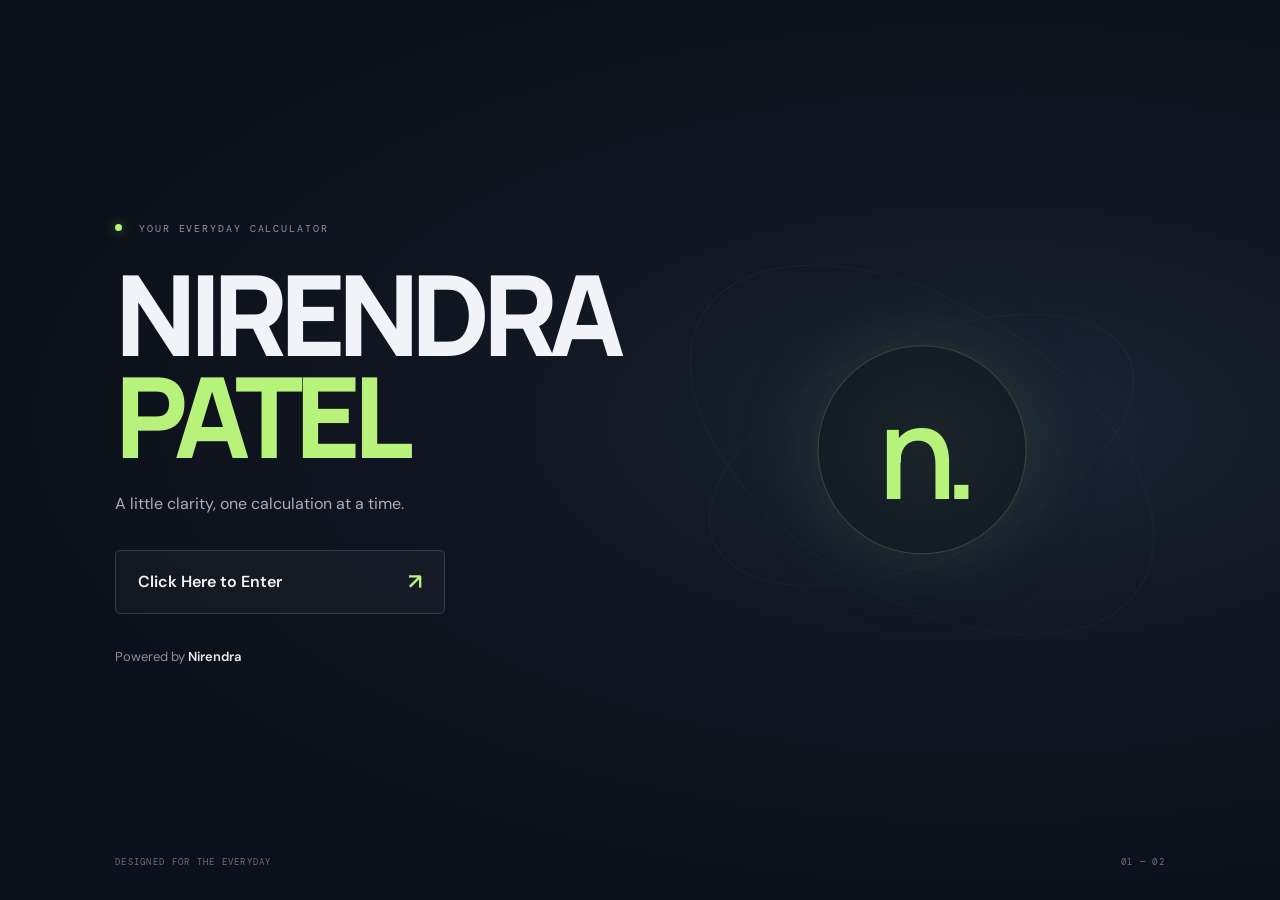
<file: index.html>
<!doctype html>
<html lang="en">
<head>
  <meta charset="utf-8">
  <meta name="viewport" content="width=device-width, initial-scale=1">
  <meta name="theme-color" content="#0c101a">
  <meta name="description" content="A clean, modern calculator by Nirendra Patel.">
  <title>Nirendra Patel — Calculator</title>
  <link rel="stylesheet" href="styles.css">
</head>
<body class="welcome-page">
  <main class="welcome-shell">
    <div class="welcome-art" aria-hidden="true"><span class="orbit orbit-one"></span><span class="orbit orbit-two"></span><span class="glow"></span><span class="art-mark">n.</span></div>
    <section class="welcome-copy" aria-labelledby="welcome-title">
      <p class="eyebrow"><span class="live-dot"></span> YOUR EVERYDAY CALCULATOR</p>
      <h1 id="welcome-title">NIRENDRA<br><span>PATEL</span></h1>
      <p class="welcome-subtitle">A little clarity, one calculation at a time.</p>
      <a class="enter-button" href="calculator.html"><span>Click Here to Enter</span><span class="button-arrow" aria-hidden="true">↗</span></a>
      <p class="powered">Powered by <strong>Nirendra</strong></p>
    </section>
    <div class="welcome-foot"><span>DESIGNED FOR THE EVERYDAY</span><span>01 — 02</span></div>
  </main>
</body>
</html>
</file>
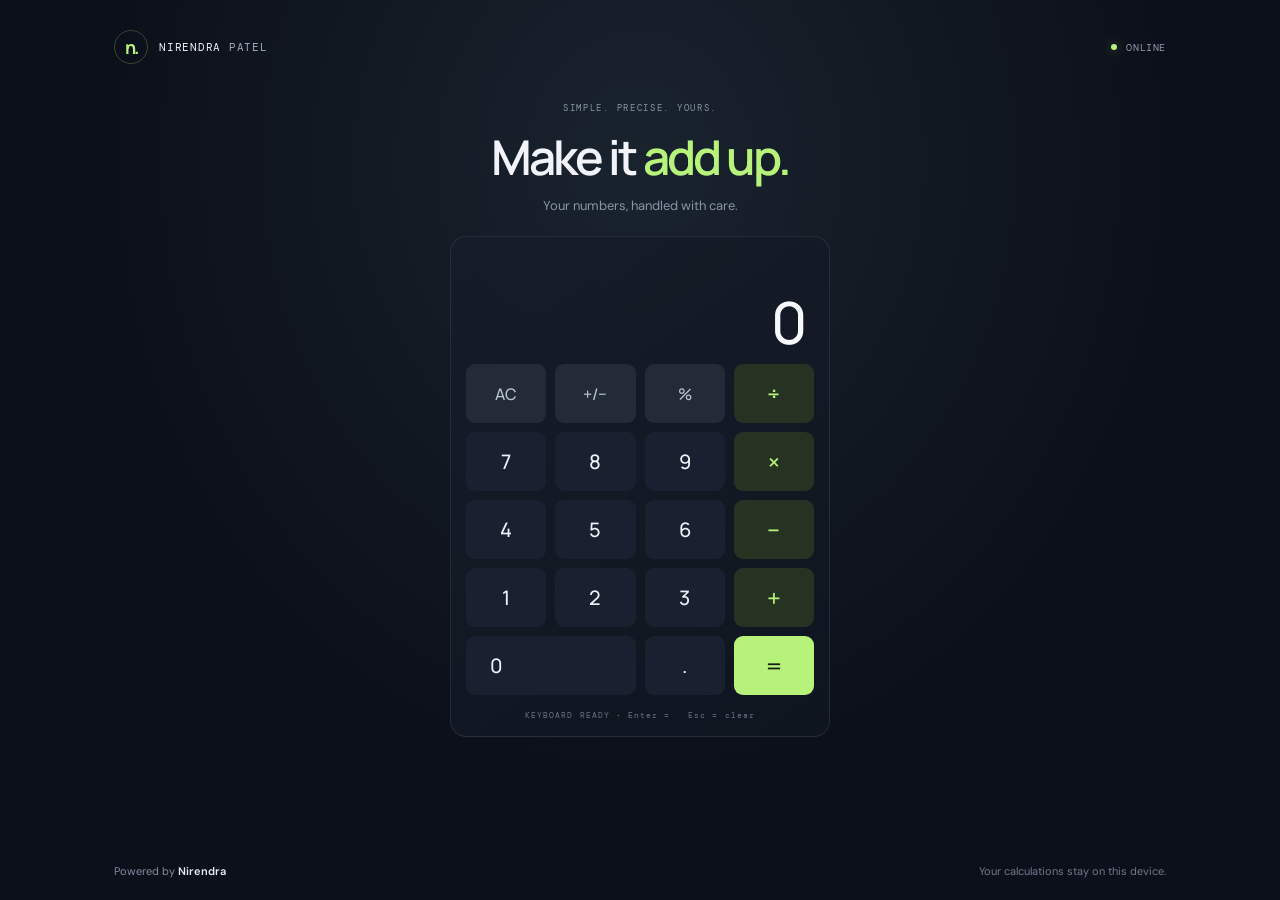
<file: calculator.html>
<!doctype html>
<html lang="en">
<head>
  <meta charset="utf-8">
  <meta name="viewport" content="width=device-width, initial-scale=1">
  <meta name="theme-color" content="#0c101a">
  <meta name="description" content="A polished, responsive calculator by Nirendra Patel.">
  <title>Calculator — Nirendra Patel</title>
  <link rel="stylesheet" href="styles.css">
  <script src="calculator.js" defer></script>
</head>
<body class="calculator-page">
  <main class="calculator-layout">
    <header class="topbar">
      <a class="brand" href="index.html" aria-label="Nirendra Patel home"><span class="brand-mark">n.</span><span>NIRENDRA <b>PATEL</b></span></a>
      <div class="connection" id="connection" role="status"><span class="connection-dot"></span><span id="connection-label">Checking connection</span></div>
    </header>

    <section class="calculator-intro">
      <p class="eyebrow">SIMPLE. PRECISE. YOURS.</p>
      <h1>Make it <span>add up.</span></h1>
      <p>Your numbers, handled with care.</p>
    </section>

    <section class="calculator-card" aria-label="Calculator">
      <div class="display" aria-live="polite" aria-atomic="true">
        <div class="expression" id="expression" aria-label="Expression">&nbsp;</div>
        <output class="result" id="result" aria-label="Display">0</output>
      </div>
      <div class="keypad" id="keypad" aria-label="Calculator keys">
        <button class="key key-utility" data-action="clear" aria-label="Clear">AC</button>
        <button class="key key-utility" data-action="sign" aria-label="Change sign">+/−</button>
        <button class="key key-utility" data-action="percent" aria-label="Percent">%</button>
        <button class="key key-operator" data-operator="÷" aria-label="Divide">÷</button>
        <button class="key" data-digit="7">7</button><button class="key" data-digit="8">8</button><button class="key" data-digit="9">9</button><button class="key key-operator" data-operator="×" aria-label="Multiply">×</button>
        <button class="key" data-digit="4">4</button><button class="key" data-digit="5">5</button><button class="key" data-digit="6">6</button><button class="key key-operator" data-operator="−" aria-label="Subtract">−</button>
        <button class="key" data-digit="1">1</button><button class="key" data-digit="2">2</button><button class="key" data-digit="3">3</button><button class="key key-operator" data-operator="+" aria-label="Add">+</button>
        <button class="key key-zero" data-digit="0">0</button><button class="key" data-action="decimal" aria-label="Decimal point">.</button><button class="key key-equals" data-action="equals" aria-label="Equals">=</button>
      </div>
      <p class="keyboard-hint">KEYBOARD READY <span>·</span> Enter = &nbsp; Esc = clear</p>
    </section>

    <footer class="calculator-footer"><span>Powered by <strong>Nirendra</strong></span><span class="privacy-note">Your calculations stay on this device.</span></footer>
  </main>
  <div class="offline-overlay" id="offline-overlay" hidden>
    <div class="offline-panel"><span class="offline-icon" aria-hidden="true">↯</span><p class="eyebrow">CONNECTION REQUIRED</p><h2>You're offline.</h2><p>Reconnect to the internet to use this calculator.</p><button class="retry-button" id="retry-button">Try again</button></div>
  </div>
</body>
</html>
</file>
<file: styles.css>
@import url('https://fonts.googleapis.com/css2?family=DM+Mono:wght@400;500&family=DM+Sans:wght@400;500;600;700&family=Manrope:wght@400;500;600;700;800&display=swap');

:root{color-scheme:dark;--bg:#0c101a;--panel:#121824;--panel-2:#192130;--ink:#f1f3f8;--muted:#8a94a7;--accent:#b7f37b;--line:rgba(226,235,255,.09);font-family:'DM Sans',sans-serif}*{box-sizing:border-box}body{margin:0;min-height:100vh;background:var(--bg);color:var(--ink)}button,a{-webkit-tap-highlight-color:transparent}a{color:inherit;text-decoration:none}.welcome-page{overflow:hidden;background:radial-gradient(ellipse at 77% 47%,#1b2532 0%,#111723 33%,var(--bg) 72%)}.welcome-shell{position:relative;display:flex;min-height:100vh;align-items:center;justify-content:center;padding:72px 9vw}.welcome-copy{position:relative;z-index:2;width:min(570px,100%);margin-right:auto}.eyebrow{margin:0 0 28px;color:var(--muted);font-family:'DM Mono',monospace;font-size:10px;letter-spacing:.19em}.live-dot,.connection-dot{display:inline-block;width:7px;height:7px;margin-right:9px;border-radius:50%;background:var(--accent);box-shadow:0 0 12px #b7f37b77;vertical-align:1px}.welcome-copy h1{margin:0;font-family:Manrope,sans-serif;font-size:clamp(58px,9vw,112px);font-weight:800;letter-spacing:-.075em;line-height:.91}.welcome-copy h1 span{color:var(--accent)}.welcome-subtitle{margin:26px 0 36px;color:#a6afbf;font-size:16px}.enter-button{display:flex;width:min(330px,100%);height:64px;align-items:center;justify-content:space-between;padding:0 22px;border:1px solid #d9e1ef2b;border-radius:5px;background:#ffffff08;font-weight:600;transition:background .2s,border-color .2s,transform .2s}.enter-button:hover{transform:translateY(-2px);border-color:#b7f37b88;background:#b7f37b12}.button-arrow{color:var(--accent);font-size:22px}.powered{margin-top:34px;color:#858fa1;font-size:13px}.powered strong,.calculator-footer strong{color:#e8ebf2;font-weight:600}.welcome-art{position:absolute;top:50%;right:4vw;width:min(48vw,640px);aspect-ratio:1;transform:translateY(-50%)}.glow{position:absolute;inset:22%;border-radius:50%;background:radial-gradient(circle,#b7f37b22 0%,#4b716c0d 38%,transparent 70%);filter:blur(20px)}.orbit{position:absolute;inset:13%;border:1px solid #dce7f10c;border-radius:50%;transform:rotate(-24deg) scaleY(.48)}.orbit-two{inset:8%;transform:rotate(32deg) scaleY(.57)}.art-mark{position:absolute;top:50%;left:50%;display:grid;width:34%;aspect-ratio:1;place-items:center;transform:translate(-50%,-50%);border:1px solid #b7f37b35;border-radius:50%;background:#121a22aa;color:var(--accent);font-family:Manrope,sans-serif;font-size:clamp(70px,10vw,130px);font-weight:600;letter-spacing:-.11em;box-shadow:0 0 80px #b7f37b12}.welcome-foot{position:absolute;right:9vw;bottom:32px;left:9vw;display:flex;justify-content:space-between;color:#687285;font-family:'DM Mono',monospace;font-size:9px;letter-spacing:.14em}
.calculator-page{background:radial-gradient(ellipse at 50% 18%,#19232e 0%,#0c101a 58%);}.calculator-layout{display:flex;min-height:100vh;max-width:1120px;flex-direction:column;margin:auto;padding:30px 34px 22px}.topbar{display:flex;align-items:center;justify-content:space-between}.brand{display:flex;align-items:center;gap:11px;font-family:'DM Mono',monospace;font-size:11px;letter-spacing:.07em}.brand b{color:#a2adbf;font-weight:400}.brand-mark{display:grid;width:34px;height:34px;place-items:center;border:1px solid #b7f37b3d;border-radius:50%;color:var(--accent);font-family:Manrope,sans-serif;font-size:18px;font-weight:700;letter-spacing:-.1em}.connection{color:#929caf;font-family:'DM Mono',monospace;font-size:10px;letter-spacing:.06em}.connection-dot{width:6px;height:6px}.connection.is-offline .connection-dot{background:#ff8d80;box-shadow:0 0 12px #ff8d8077}.calculator-intro{text-align:center;margin:38px 0 22px}.calculator-intro .eyebrow{margin-bottom:10px;font-size:9px}.calculator-intro h1{margin:0;font-family:Manrope,sans-serif;font-size:clamp(32px,5vw,48px);font-weight:600;letter-spacing:-.06em}.calculator-intro h1 span{color:var(--accent)}.calculator-intro>p:last-child{margin:8px 0 0;color:var(--muted);font-size:13px}.calculator-card{width:min(100%,380px);margin:0 auto;padding:15px;border:1px solid var(--line);border-radius:16px;background:linear-gradient(145deg,#151d29ed,#101620f5);box-shadow:0 26px 90px #0005,0 1px 0 #fff08 inset}.display{display:flex;height:112px;flex-direction:column;align-items:flex-end;justify-content:flex-end;overflow:hidden;padding:10px 10px 17px}.expression{min-height:20px;max-width:100%;overflow:hidden;color:#8390a3;font-family:'DM Mono',monospace;font-size:13px;text-overflow:ellipsis;white-space:nowrap}.result{max-width:100%;overflow:hidden;color:#f6f8fc;font-family:Manrope,sans-serif;font-size:clamp(42px,10vw,58px);font-weight:500;letter-spacing:-.055em;text-overflow:ellipsis;white-space:nowrap}.keypad{display:grid;grid-template-columns:repeat(4,1fr);gap:9px}.key{height:59px;border:1px solid transparent;border-radius:9px;background:var(--panel-2);color:#eef1f7;font-family:Manrope,sans-serif;font-size:20px;font-weight:500;cursor:pointer;transition:transform .12s,background .12s,border-color .12s}.key:hover{border-color:#fff2;background:#232d3c}.key:active{transform:scale(.96)}.key:focus-visible,.enter-button:focus-visible,.retry-button:focus-visible{outline:2px solid var(--accent);outline-offset:3px}.key-utility{background:#222b37;color:#b9c2d0;font-size:16px}.key-operator{background:#263322;color:var(--accent);font-size:24px}.key-operator:hover{background:#34452b}.key-zero{grid-column:span 2;text-align:left;padding-left:23px}.key-equals{background:var(--accent);color:#172111;font-size:24px}.key-equals:hover{background:#c9fa9b}.keyboard-hint{margin:15px 0 1px;text-align:center;color:#697487;font-family:'DM Mono',monospace;font-size:8px;letter-spacing:.13em}.keyboard-hint span{color:var(--accent)}.calculator-footer{display:flex;justify-content:space-between;gap:16px;margin-top:auto;padding-top:24px;color:#838da0;font-size:11px}.privacy-note{color:#6f7a8d}.offline-overlay{position:fixed;z-index:5;inset:0;display:grid;place-items:center;padding:24px;background:#090c12eF;backdrop-filter:blur(12px)}.offline-overlay[hidden]{display:none}.offline-panel{width:min(100%,370px);padding:38px 28px;border:1px solid var(--line);border-radius:14px;background:#121824;text-align:center;box-shadow:0 24px 80px #0008}.offline-icon{display:grid;width:48px;height:48px;margin:0 auto 24px;place-items:center;border:1px solid #ff8d8044;border-radius:50%;color:#ff9a8f;font-size:24px}.offline-panel .eyebrow{margin-bottom:12px;font-size:9px}.offline-panel h2{margin:0;font-family:Manrope,sans-serif;font-size:30px;letter-spacing:-.04em}.offline-panel>p:not(.eyebrow){margin:10px 0 24px;color:#a2acbc;font-size:14px;line-height:1.6}.retry-button{padding:12px 22px;border:0;border-radius:5px;background:var(--accent);color:#172111;font-weight:700;cursor:pointer}@media(max-width:650px){.welcome-shell{padding:64px 8vw 80px}.welcome-copy{margin:auto 0}.welcome-art{top:22%;right:-30%;width:95vw;opacity:.62;transform:translateY(-20%)}.welcome-copy h1{font-size:clamp(62px,17vw,100px)}.welcome-subtitle{max-width:240px;line-height:1.6}.welcome-foot{right:8vw;left:8vw}.calculator-layout{padding:20px 18px 17px}.calculator-intro{margin:34px 0 18px}.calculator-card{width:min(100%,360px);padding:12px}.display{height:104px}.keypad{gap:8px}.key{height:clamp(54px,14vw,62px)}.calculator-footer{font-size:10px}.privacy-note{max-width:160px;text-align:right}}@media(max-height:700px) and (min-width:651px){.calculator-intro{margin:18px 0 12px}.calculator-card{padding:12px}.display{height:90px}.keypad{gap:7px}.key{height:51px}.calculator-footer{padding-top:12px}}
</file>
